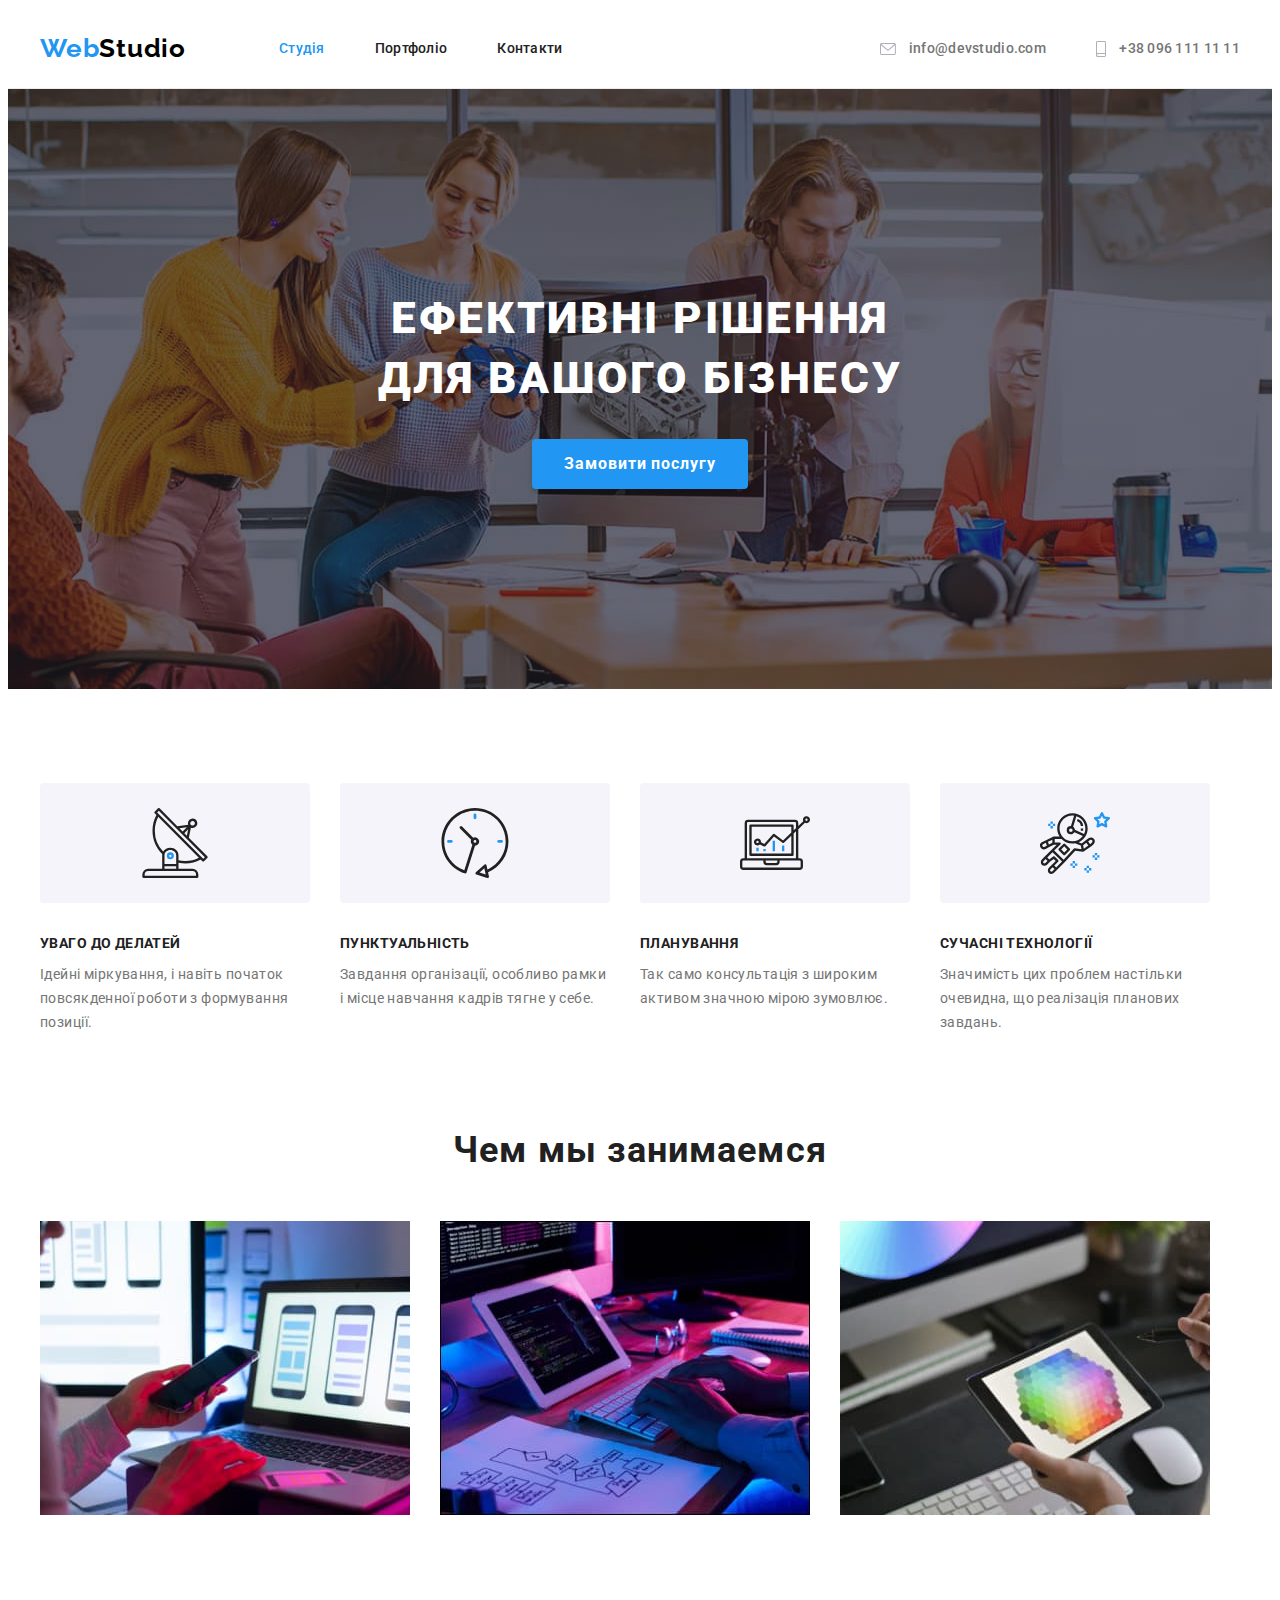
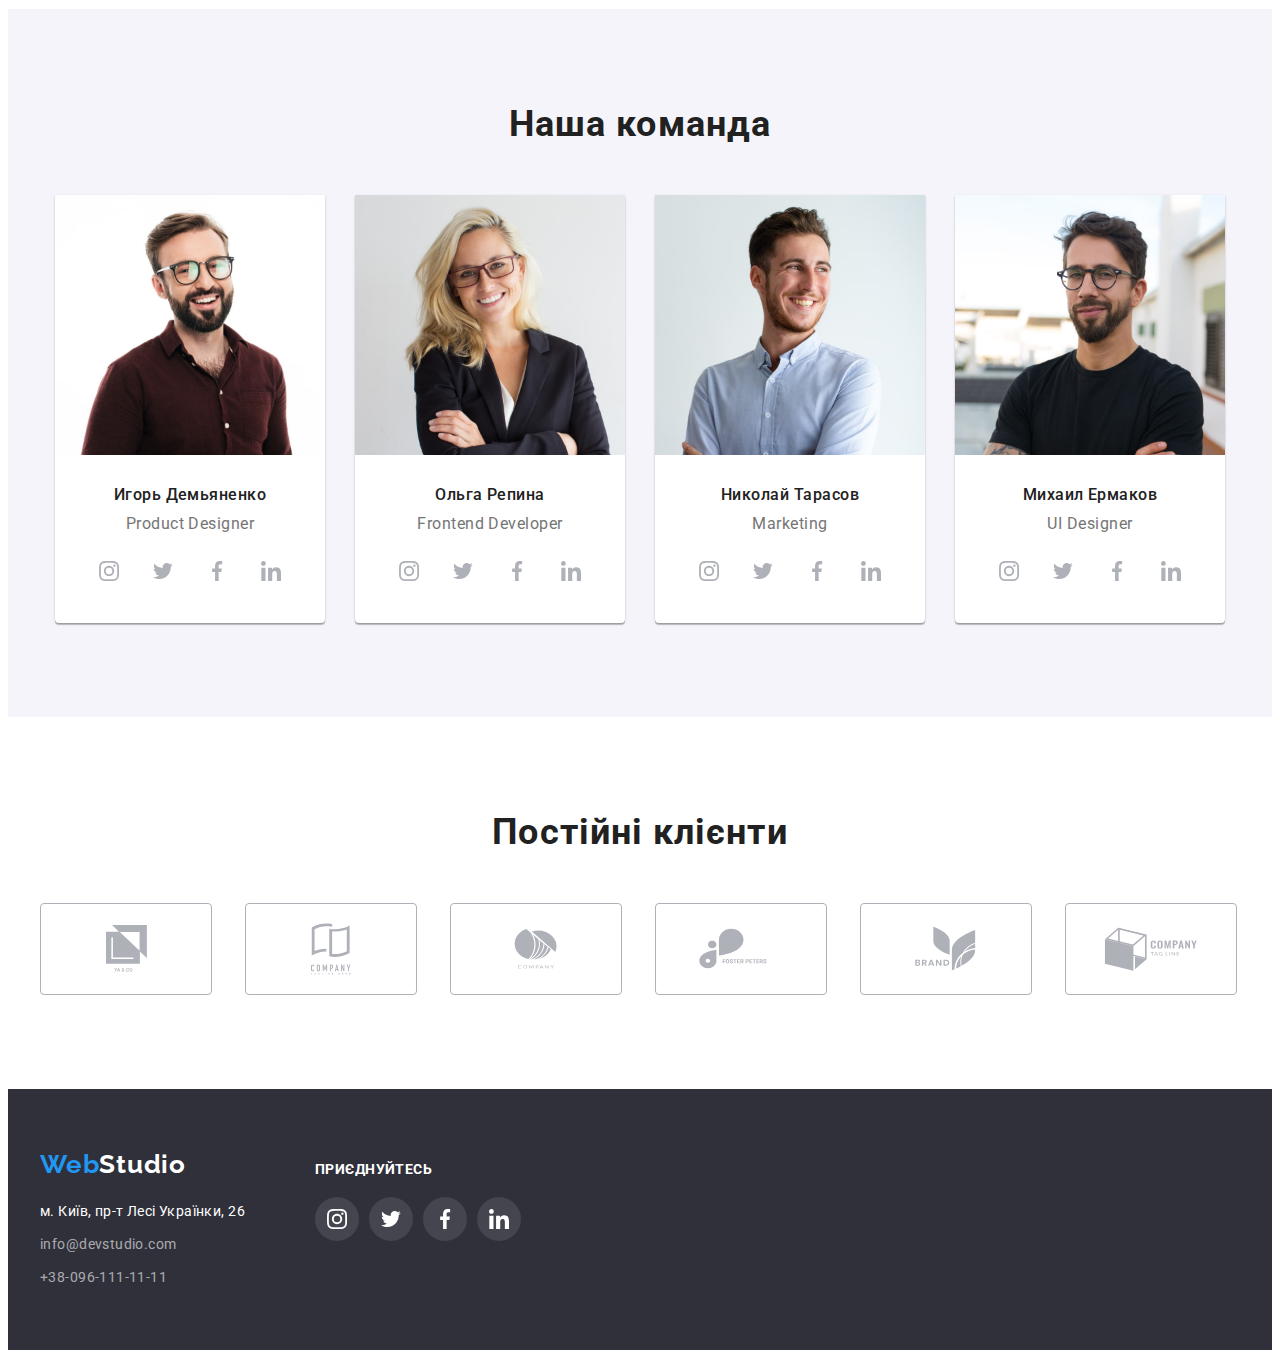
<file: index.html>
<!DOCTYPE html>
<html lang="ru">

<head>
    <meta charset="UTF-8">
    <meta http-equiv="X-UA-Compatible" content="IE=edge">
    <meta name="viewport" content="width=device-width, initial-scale=1.0">
    <link rel="preconnect" href="https://fonts.googleapis.com">
    <link rel="preconnect" href="https://fonts.gstatic.com" crossorigin>
    <link
        href="https://fonts.googleapis.com/css2?family=Raleway:wght@700&family=Roboto:wght@400;500;700;900&display=swap"
        rel="stylesheet">
    <link rel="stylesheet" href="https://cdnjs.cloudflare.com/ajax/libs/modern-normalize/1.1.0/modern-normalize.min.css"
        integrity="sha512-wpPYUAdjBVSE4KJnH1VR1HeZfpl1ub8YT/NKx4PuQ5NmX2tKuGu6U/JRp5y+Y8XG2tV+wKQpNHVUX03MfMFn9Q=="
        crossorigin="anonymous" referrerpolicy="no-referrer" />
    <link rel="stylesheet" href="./css/style.css">
    <title>Студия</title>
</head>

<body>
    <header class="line">
        <div class="container addres-nav">
            <nav class="main-nav">
                <a class="main-logo" href="/">
                    <span class="web-blue">Web</span><span class="logo-black">Studio</span>
                </a>
                <ul class="head-list">
                    <li class="item"><a class="link current" href="index.html">Студія</a></li>
                    <li class="item"><a class="link" href="portfolio.html">Портфоліо</a></li>
                    <li class="item"><a class="link" href="">Контакти</a></li>
                </ul>
            </nav>
            <ul class="head-info">
                <li class="head-item">
                    <a class="info mail" href="mailto:info@devstudio.com">
                        <svg class="icon-mail" width="16" height="12">
                            <use href="./img/symbol-defs.svg#icon-envelope"></use>
                        </svg>
                        info@devstudio.com
                    </a>
                </li>
                <li class="head-item">
                    <a class="info tel" href="tel:+380961111111">
                        <svg class="icon-tel" width="10" height="16">
                            <use href="./img/symbol-defs.svg#icon-smartphone"></use>
                        </svg>
                        +38 096 111 11 11
                    </a>
                </li>
            </ul>
        </div>
    </header>
    <main>
        <section class="hero">

            <div class="container">
                <h1>Ефективні рішення<br> для вашого бізнесу</h1>
                <button class="button" type="button">Замовити послугу</button>
            </div>

        </section>

        <section class="solid">
            <div class="container">
                <h2 class="hide">Наши преимущества</h2>
                <ul class="about">
                    <li class="about-us">
                        <div class="thumb">
                            <svg class="icon-bfn">
                                <use href="./img/symbol-defs.svg#icon-antenna">

                                </use>
                            </svg>
                        </div>
                        <h3 class="benefits">Уваго до делатей</h3>
                        <p class="text">Ідейні міркування, і навіть
                            початок повсякденної роботи з формування позиції.
                        </p>
                    </li>
                    <li class="about-us">
                        <div class="thumb">
                            <svg class="icon-bfn">
                                <use href="./img/symbol-defs.svg#icon-clock">

                                </use>
                            </svg>
                        </div>
                        <h3 class="benefits">Пунктуальність</h3>
                        <p class="text">
                            Завдання організації, особливо рамки і
                            місце навчання кадрів тягне у себе.
                        </p>
                    </li>
                    <li class="about-us">
                        <div class="thumb">
                            <svg class="icon-bfn">
                                <use href="./img/symbol-defs.svg#icon-diagram">

                                </use>
                            </svg>
                        </div>
                        <h3 class="benefits">Планування</h3>
                        <p class="text">Так само консультація з широким
                            активом значною мірою зумовлює.
                        </p>
                    </li>
                    <li class="about-us">
                        <div class="thumb">
                            <svg class="icon-bfn">
                                <use href="./img/symbol-defs.svg#icon-astronaut">

                                </use>
                            </svg>
                        </div>
                        <h3 class="benefits">Сучасні технології</h3>
                        <p class="text">Значимість цих проблем настільки очевидна,
                            що реалізація планових завдань.
                        </p>
                    </li>
                </ul>
            </div>
        </section>


        <section class="affair">
            <div class="container">
                <h2 class="team-head">
                    Чем мы занимаемся
                </h2>
                <div class="corect">
                    <ul class="picture">
                        <li class="photo"><img class="triple-picture" src="./img/box-2-min.jpg" alt="Примеры работ"
                                width="370"></li>
                        <li class="photo"><img class="triple-picture" src="./img/box-1-min.jpg" alt="Примеры работ"
                                width="370"></li>
                        <li class="photo"><img class="triple-picture" src="./img/box-3-min.jpg" alt="Примеры работ"
                                width="370"></li>
                    </ul>
                </div>
            </div>
        </section>


        <section class="our-team">
            <div class="container guy">
                <h2 class="team-head">Наша команда</h2>
                <ul class="team">
                    <li class="info">
                        <img src="./img/first-guy.jpg" alt="Игорь Демьяненко" width="270" class="our-think">
                        <div class="team-between">
                            <h3 class="names">Игорь Демьяненко</h3>
                            <p class="post">Product Designer</p>
                            <div class="just-cont">
                                <ul class="icon-flex-mess">
                                    <li class="icon-team">
                                        <a href="" class="icon-mess">
                                            <svg class="icon-item" width="20" height="20">
                                                <use href="./img/symbol-defs.svg#icon-instagram"></use>
                                            </svg>
                                        </a>
                                    </li>
                                    <li class="icon-team">
                                        <a href="" class="icon-mess">
                                            <svg class="icon-item" width="20" height="20">
                                                <use href="./img/symbol-defs.svg#icon-twitter"></use>
                                            </svg>
                                        </a>
                                    </li>
                                    <li class="icon-team">
                                        <a href="" class="icon-mess">
                                            <svg class="icon-item" width="20" height="20">
                                                <use href="./img/symbol-defs.svg#icon-facebook"></use>
                                            </svg>
                                        </a>
                                    </li>
                                    <li class="icon-team">
                                        <a href="" class="icon-mess">
                                            <svg class="icon-item" width="20" height="20">
                                                <use href="./img/symbol-defs.svg#icon-linkedin"></use>
                                            </svg>
                                        </a>
                                    </li>
                                </ul>
                            </div>
                        </div>
                    </li>
                    <li class="info">
                        <img src="./img/girl.jpg" alt="Ольга Репина" width="270" class="our-think">
                        <div class="team-between">
                            <h3 class="names">Ольга Репина</h3>
                            <p class="post">Frontend Developer</p>
                            <div class="just-cont">
                                <ul class="icon-flex-mess">
                                    <li class="icon-team">
                                        <a href="" class="icon-mess">
                                            <svg class="icon-item" width="20" height="20">
                                                <use href="./img/symbol-defs.svg#icon-instagram"></use>
                                            </svg>
                                        </a>
                                    </li>
                                    <li class="icon-team">
                                        <a href="" class="icon-mess">
                                            <svg class="icon-item" width="20" height="20">
                                                <use href="./img/symbol-defs.svg#icon-twitter"></use>
                                            </svg>
                                        </a>
                                    </li>
                                    <li class="icon-team">
                                        <a href="" class="icon-mess">
                                            <svg class="icon-item" width="20" height="20">
                                                <use href="./img/symbol-defs.svg#icon-facebook"></use>
                                            </svg>
                                        </a>
                                    </li>
                                    <li class="icon-team">
                                        <a href="" class="icon-mess">
                                            <svg class="icon-item" width="20" height="20">
                                                <use href="./img/symbol-defs.svg#icon-linkedin"></use>
                                            </svg>
                                        </a>
                                    </li>
                                </ul>
                            </div>
                    </li>
                    <li class="info">
                        <img src="./img/second-guy.jpg" alt="Николай Тарасов" width="270" class="our-think">
                        <div class="team-between">
                            <h3 class="names">Николай Тарасов</h3>
                            <p class="post">Marketing</p>
                            <div class="just-cont">
                                <ul class="icon-flex-mess">
                                    <li class="icon-team">
                                        <a href="" class="icon-mess">
                                            <svg class="icon-item" width="20" height="20">
                                                <use href="./img/symbol-defs.svg#icon-instagram"></use>
                                            </svg>
                                        </a>
                                    </li>
                                    <li class="icon-team">
                                        <a href="" class="icon-mess">
                                            <svg class="icon-item" width="20" height="20">
                                                <use href="./img/symbol-defs.svg#icon-twitter"></use>
                                            </svg>
                                        </a>
                                    </li>
                                    <li class="icon-team">
                                        <a href="" class="icon-mess">
                                            <svg class="icon-item" width="20" height="20">
                                                <use href="./img/symbol-defs.svg#icon-facebook"></use>
                                            </svg>
                                        </a>
                                    </li>
                                    <li class="icon-team">
                                        <a href="" class="icon-mess">
                                            <svg class="icon-item" width="20" height="20">
                                                <use href="./img/symbol-defs.svg#icon-linkedin"></use>
                                            </svg>
                                        </a>
                                    </li>
                                </ul>
                            </div>
                    </li>
                    <li class="info">
                        <img src="./img/third-guy.jpg" alt="Михаил Ермаков" width="270" class="our-think">
                        <div class="team-between">
                            <h3 class="names">Михаил Ермаков</h3>
                            <p class="post">UI Designer</p>
                            <div class="just-cont">
                                <ul class="icon-flex-mess">
                                    <li class="icon-team">
                                        <a href="" class="icon-mess">
                                            <svg class="icon-item" width="20" height="20">
                                                <use href="./img/symbol-defs.svg#icon-instagram"></use>
                                            </svg>
                                        </a>
                                    </li>
                                    <li class="icon-team">
                                        <a href="" class="icon-mess">
                                            <svg class="icon-item" width="20" height="20">
                                                <use href="./img/symbol-defs.svg#icon-twitter"></use>
                                            </svg>
                                        </a>
                                    </li>
                                    <li class="icon-team">
                                        <a href="" class="icon-mess">
                                            <svg class="icon-item" width="20" height="20">
                                                <use href="./img/symbol-defs.svg#icon-facebook"></use>
                                            </svg>
                                        </a>
                                    </li>
                                    <li class="icon-team">
                                        <a href="" class="icon-mess">
                                            <svg class="icon-item" width="20" height="20">
                                                <use href="./img/symbol-defs.svg#icon-linkedin"></use>
                                            </svg>
                                        </a>
                                    </li>
                                </ul>
                            </div>
                        </div>
        </section>
        <section class="our-clients">
            <div class="container">
                <h2 class="clients">Постійні клієнти</h2>
                <ul class="icon-flex">
                    <li class="icon-area">
                        <a href="" class="icon-link">
                            <svg class="icon-company" width="41" height="47">
                                <use href="./img/symbol-defs.svg#icon-group"></use>
                            </svg>
                        </a>
                    </li>
                    <li class="icon-area">
                        <a href="" class="icon-link">
                            <svg class="icon-company" width="40" height="52">
                                <use href="./img/symbol-defs.svg#icon-tagline"></use>
                            </svg>
                        </a>
                    </li>
                    <li class="icon-area">
                        <a href="" class="icon-link">
                            <svg class="icon-company" width="43" height="41">
                                <use href="./img/symbol-defs.svg#icon-company"></use>
                            </svg>
                        </a>
                    </li>
                    <li class="icon-area">
                        <a href="" class="icon-link">
                            <svg class="icon-company" width="84" height="41">
                                <use href="./img/symbol-defs.svg#icon-foster-peters"></use>
                            </svg>
                        </a>
                    </li>
                    <li class="icon-area">
                        <a href="" class="icon-link">
                            <svg class="icon-company" width="63" height="45">
                                <use href="./img/symbol-defs.svg#icon-brand"></use>
                            </svg>
                        </a>
                    </li>
                    <li class="icon-area">
                        <a href="" class="icon-link">
                            <svg class="icon-company" width="94" height="44">
                                <use href="./img/symbol-defs.svg#icon-tag-line"></use>
                            </svg>
                        </a>
                    </li>
                </ul>
            </div>
        </section>
    </main>
    <footer class="footer">
        <div class="container">
            <div class="footering">
                <div class="footer-corect">
                    <a class="main-logo" href="/">
                        <span class="web-blue">Web</span><span class="logo-white">Studio</span>
                    </a>
                    <address class="foot">
                        <p class="street">м. Київ, пр-т Лесі Українки, 26</p>
                        <ul>
                            <li class="foot-link"><a class="foot-info"
                                    href="mailto:info@devstudio.com">info@devstudio.com</a></li>
                            <li class="foot-link"><a class="foot-info" href="tel:+380961111111">+38-096-111-11-11</a>
                            </li>
                        </ul>
                    </address>
                </div>
                <div class="connect">
                    <h2 class="foot-h">приєднуйтесь</h2>
                    <ul class="icon-list">
                        <li class="icon-foot-between">
                            <a href="" class="icon-foot">
                                <svg class="icon-think" width="20" height="20">
                                    <use href="./img/symbol-defs.svg#icon-instagram"></use>
                                </svg>
                            </a>
                        </li>
                        <li class="icon-foot-between">
                            <a href="" class="icon-foot">
                                <svg class="icon-think" width="20" height="20">
                                    <use href="./img/symbol-defs.svg#icon-twitter"></use>
                                </svg>
                            </a>
                        </li>
                        <li class="icon-foot-between">
                            <a href="" class="icon-foot">
                                <svg class="icon-think" width="20" height="20">
                                    <use href="./img/symbol-defs.svg#icon-facebook"></use>
                                </svg>
                            </a>
                        </li>
                        <li class="icon-foot-between">
                            <a href="" class="icon-foot">
                                <svg class="icon-think" width="20" height="20">
                                    <use href="./img/symbol-defs.svg#icon-linkedin"></use>
                                </svg>
                            </a>
                        </li>
                    </ul>
                </div>
            </div>
        </div>
    </footer>
</body>

</html>
</file>
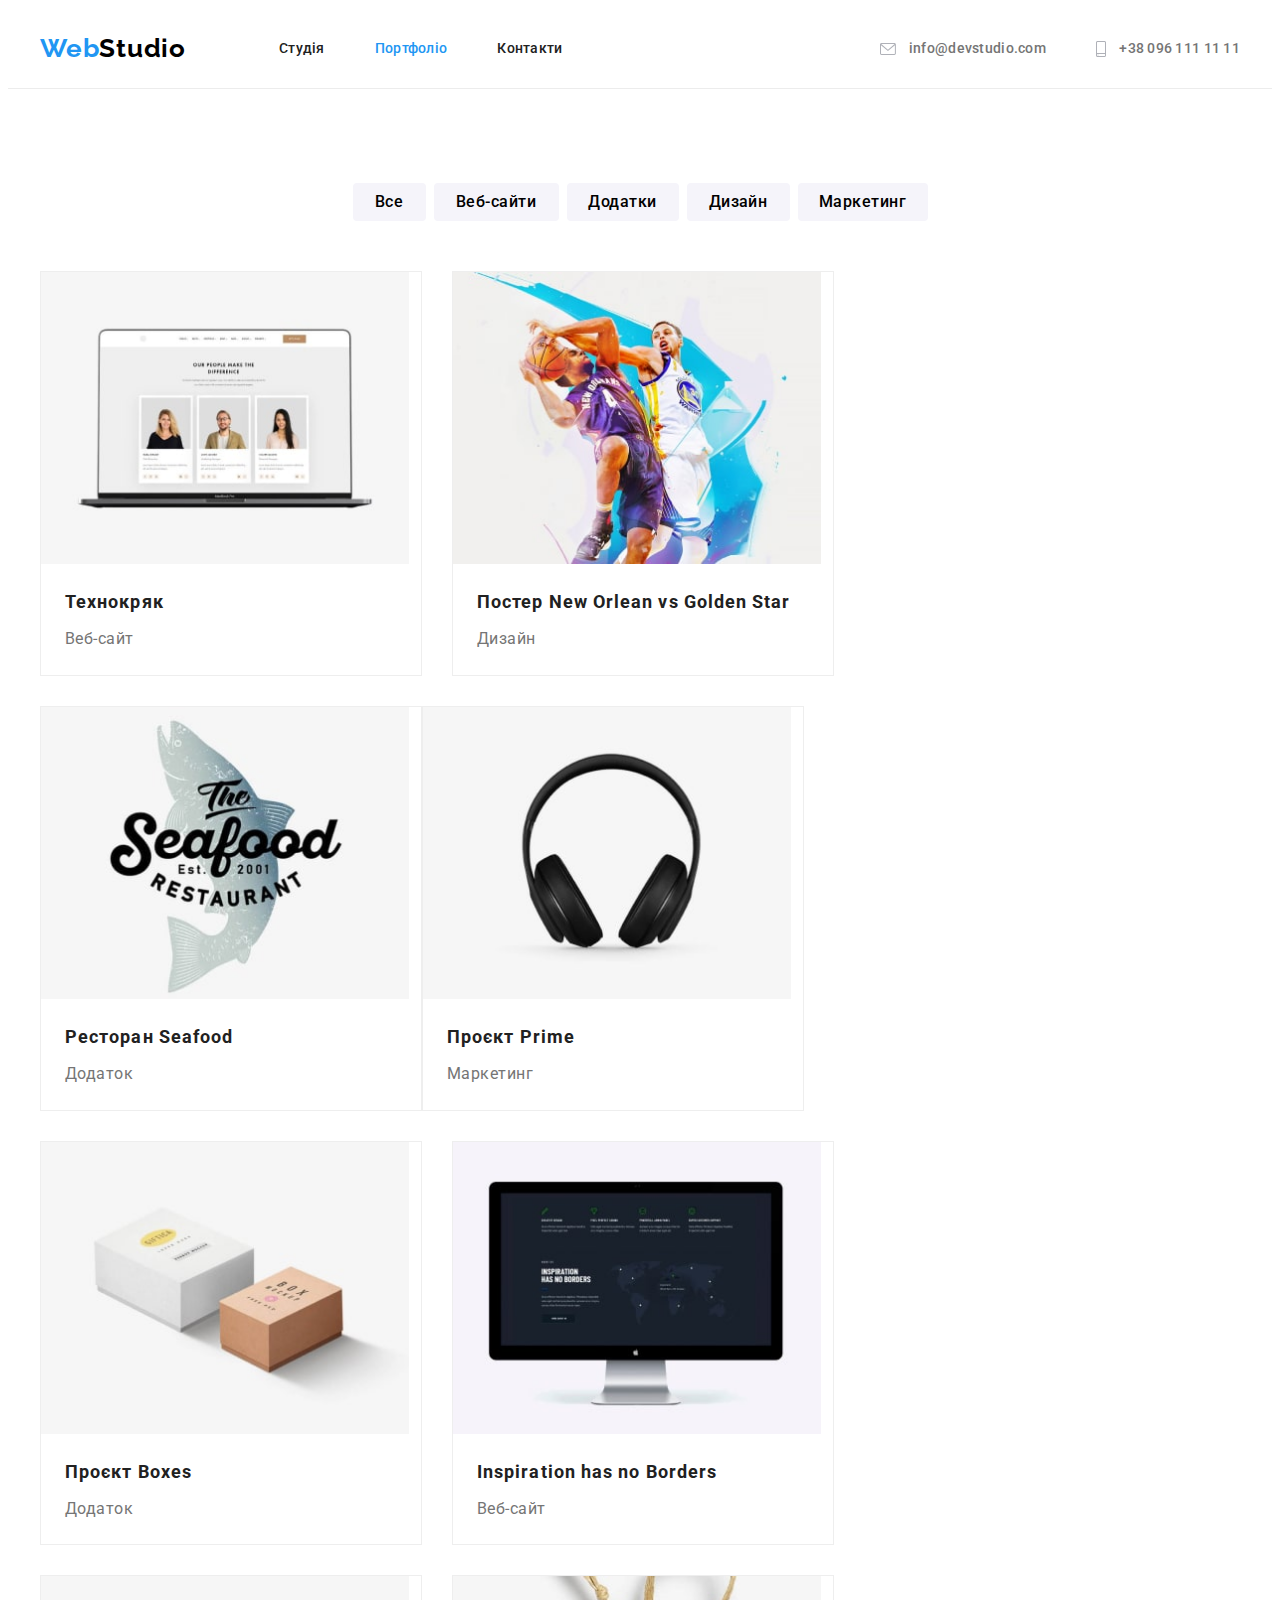
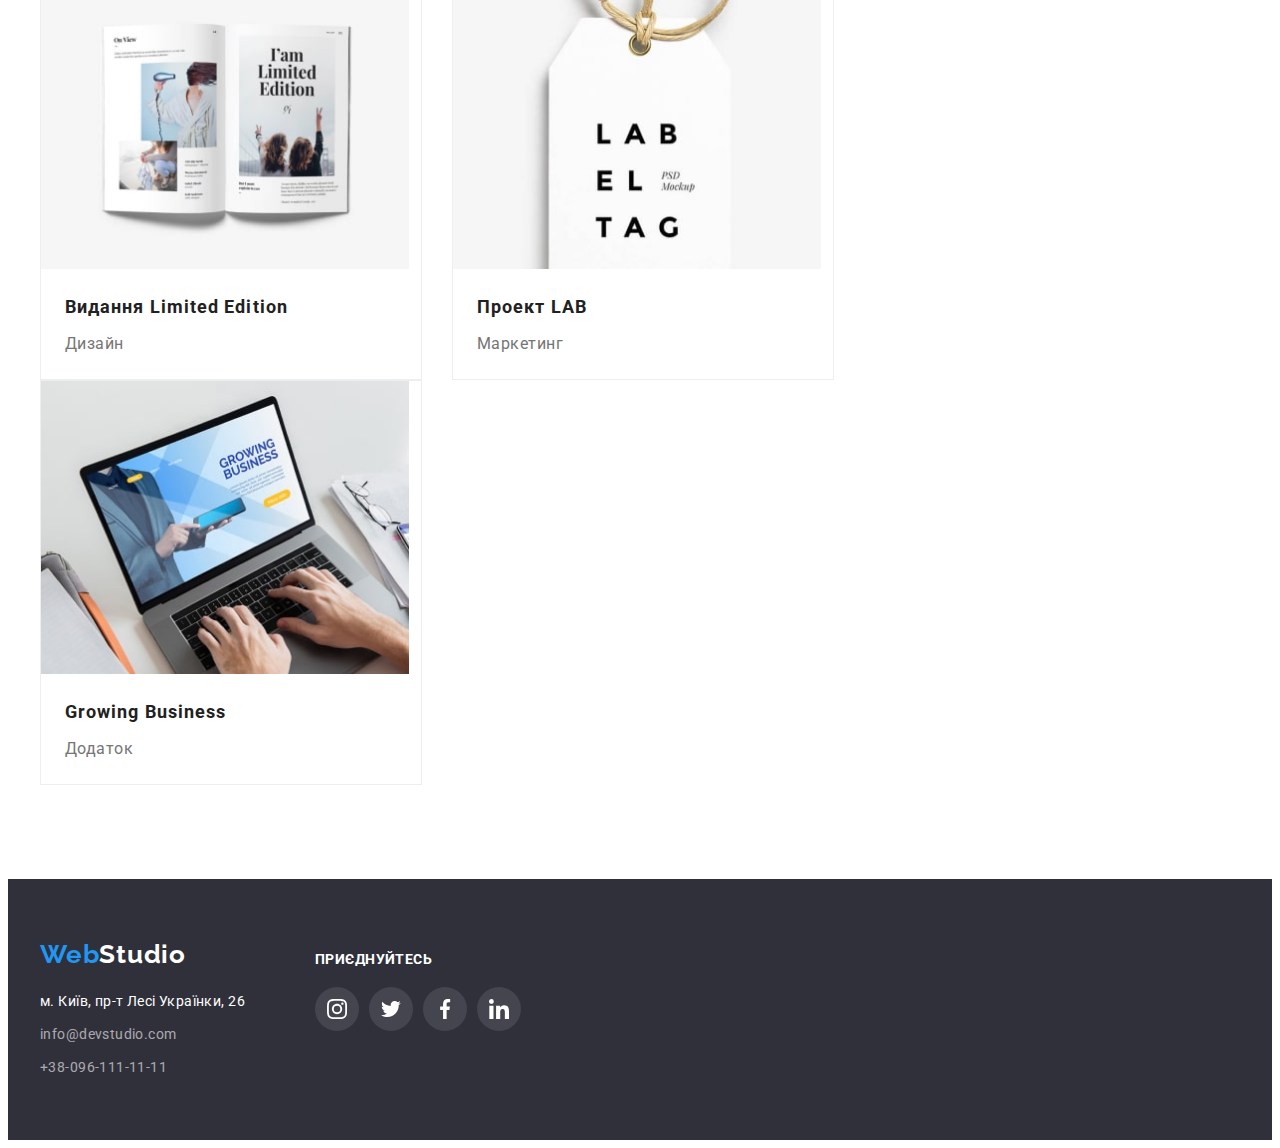
<file: portfolio.html>
<!DOCTYPE html>
<html lang="en">

<head>
    <meta charset="UTF-8">
    <meta http-equiv="X-UA-Compatible" content="IE=edge">
    <meta name="viewport" content="width=device-width, initial-scale=1.0">

    <link rel="preconnect" href="https://fonts.googleapis.com">
    <link rel="preconnect" href="https://fonts.gstatic.com" crossorigin>
    <link
        href="https://fonts.googleapis.com/css2?family=Raleway:wght@700&family=Roboto:wght@400;500;700;900&display=swap"
        rel="stylesheet">

    <link rel="stylesheet" href="https://cdnjs.cloudflare.com/ajax/libs/modern-normalize/1.1.0/modern-normalize.min.css"
        integrity="sha512-wpPYUAdjBVSE4KJnH1VR1HeZfpl1ub8YT/NKx4PuQ5NmX2tKuGu6U/JRp5y+Y8XG2tV+wKQpNHVUX03MfMFn9Q=="
        crossorigin="anonymous" referrerpolicy="no-referrer" />

    <title>Портфолио</title>
    <link rel="stylesheet" href="./css/style.css">
</head>

<body>
    <header class="line">
        <div class="container addres-nav">
            <nav class="main-nav">
                <a class="main-logo" href="/">
                    <span class="web-blue">Web</span><span class="logo-black">Studio</span>
                </a>
                <ul class="head-list">
                    <li class="item"><a class="link" href="index.html">Студія</a></li>
                    <li class="item"><a class="link current" href="portfolio.html">Портфоліо</a></li>
                    <li class="item"><a class="link" href="">Контакти</a></li>
                </ul>
            </nav>
            <ul class="head-info">
                <li class="head-item">
                    <a class="info mail" href="mailto:info@devstudio.com">
                        <svg class="icon-mail" width="16" height="12">
                            <use href="./img/symbol-defs.svg#icon-envelope"></use>
                        </svg>
                        info@devstudio.com
                    </a>
                </li>
                <li class="head-item">
                    <a class="info tel" href="tel:+380961111111">
                        <svg class="icon-tel" width="10" height="16">
                            <use href="./img/symbol-defs.svg#icon-smartphone"></use>
                        </svg>
                        +38 096 111 11 11
                    </a>
                </li>
            </ul>
        </div>
    </header>

    <main>

        <section class="midle">
            <div class="container">
                <ul class="button-port">
                    <li class="btn"><button class="first" type="button"> Все </button></li>
                    <li class="btn"><button class="sec" type="button"> Веб-сайти</button></li>
                    <li class="btn"><button class="thirh" type="button"> Додатки </button></li>
                    <li class="btn"><button class="fourth" type="button"> Дизайн </button></li>
                    <li class="btn"><button class="fifth " type="button"> Mаркетинг</button></li>
                </ul>

                <ul class="pick">
                    <li class="between-photo">
                        <a href="">
                            <img src="./img/port-img-1-min.jpg" width="368" alt="Технокряк" class="img-shadow">
                            <div class="menu-cont">
                                <h2 class="photo-name">Технокряк</h2>
                                <p class="text-name">Веб-сайт</p>
                            </div>
                        </a>
                    </li>
                    <li class="between-photo">
                        <a href="">
                            <img src="./img/port-img-2-min.jpg" width="368" alt="Постер" class="img-shadow">
                            <div class="menu-cont">
                                <h2 class="photo-name">Постер New Orlean vs Golden Star</h2>
                                <p class="text-name">Дизайн</p>
                            </div>
                        </a>
                    </li>
                    <li class="between-photo">
                        <a href="">
                            <img src="./img/port-img-3-min.jpg" width="368" alt="Ресторан сифуд" class="img-shadow">
                            <div class="menu-cont">
                                <h2 class="photo-name">Ресторан Seafood</h2>
                                <p class="text-name">Додаток</p>
                            </div>
                        </a>
                    </li>
                    <li class="between-photo">
                        <a href="">
                            <img src="./img/port-img-4-min.jpg" width="368" alt="Проєкт прайм" class="img-shadow">
                            <div class="menu-cont">
                                <h2 class="photo-name">Проєкт Prime</h2>
                                <p class="text-name">Маркетинг</p>
                            </div>
                        </a>
                    </li>
                    <li class="between-photo">
                        <a href="">
                            <img src="./img/port-img-5-min.jpg" width="368" alt="Проєкт бокс" class="img-shadow">
                            <div class="menu-cont">
                                <h2 class="photo-name">Проєкт Boxes</h2>
                                <p class="text-name">Додаток</p>
                            </div>
                        </a>
                    </li>
                    <li class="between-photo">
                        <a href="">
                            <img src="./img/port-img-6-min.jpg" width="368" alt="Вдохновение не имеет границ"
                                class="img-shadow">
                            <div class="menu-cont">
                                <h2 class="photo-name">Inspiration has no Borders</h2>
                                <p class="text-name">Веб-сайт</p>
                            </div>
                        </a>
                    </li>
                    <li class="between-photo">
                        <a href="">
                            <img src="./img/port-img-7-min.jpg" width="368" alt="Видання лимитед едишн"
                                class="img-shadow">
                            <div class="menu-cont">
                                <h2 class="photo-name">Видання Limited Edition</h2>
                                <p class="text-name">Дизайн</p>
                            </div>
                        </a>
                    </li>
                    <li class="between-photo">
                        <a href="">
                            <img src="./img/port-img-8-min.jpg" width="368" alt="Проект лаб" class="img-shadow">
                            <div class="menu-cont">
                                <h2 class="photo-name">Проект LAB</h2>
                                <p class="text-name">Маркетинг</p>
                            </div>
                        </a>
                    </li>
                    <li class="between-photo">
                        <a href="">
                            <img src="./img/port-img-9-min.jpg" width="368" alt="гроув биз" class="img-shadow">
                            <div class="menu-cont">
                                <h2 class="photo-name">Growing Business</h2>
                                <p class="text-name">Додаток</p>
                            </div>
                        </a>
                    </li>
                </ul>
            </div>
        </section>
    </main>

    <footer class="footer">
        <div class="container">
            <div class="footering">
                <div class="footer-corect">
                    <a class="main-logo" href="/">
                        <span class="web-blue">Web</span><span class="logo-white">Studio</span>
                    </a>
                    <address class="foot">
                        <p class="street">м. Київ, пр-т Лесі Українки, 26</p>
                        <ul>
                            <li class="foot-link"><a class="foot-info"
                                    href="mailto:info@devstudio.com">info@devstudio.com</a></li>
                            <li class="foot-link"><a class="foot-info" href="tel:+380961111111">+38-096-111-11-11</a>
                            </li>
                        </ul>
                    </address>

                </div>
                <div class="connect">
                    <div>
                        <h2 class="foot-h">приєднуйтесь</h2>
                    </div>
                    <ul class="icon-list">
                        <li class="icon-foot-between">
                            <a href="" class="icon-foot">
                                <svg class="icon-think" width="20" height="20">
                                    <use href="./img/symbol-defs.svg#icon-instagram"></use>
                                </svg>
                            </a>
                        </li>
                        <li class="icon-foot-between">
                            <a href="" class="icon-foot">
                                <svg class="icon-think" width="20" height="20">
                                    <use href="./img/symbol-defs.svg#icon-twitter"></use>
                                </svg>
                            </a>
                        </li>
                        <li class="icon-foot-between">
                            <a href="" class="icon-foot">
                                <svg class="icon-think" width="20" height="20">
                                    <use href="./img/symbol-defs.svg#icon-facebook"></use>
                                </svg>
                            </a>
                        </li>
                        <li class="icon-foot-between">
                            <a href="" class="icon-foot">
                                <svg class="icon-think" width="20" height="20">
                                    <use href="./img/symbol-defs.svg#icon-linkedin"></use>
                                </svg>
                            </a>
                        </li>
                    </ul>
                </div>
            </div>
        </div>
    </footer>

</body>

</html>
</file>
<file: css/style.css>
body {
  color: var(--main-color-text);
  font-family: "Roboto", sans-serif;
}
:root {
  --logo-color-black: rgba(0, 0, 0, 1);
  --main-color-black: rgba(33, 33, 33, 1);
  --main-color-blue: rgba(33, 150, 243, 1);
  --main-color-white: rgba(255, 255, 255, 1);
  --main-color-text: rgba(117, 117, 117, 1);
  --hero-color: rgba(47, 48, 58, 1);
  --button-color-port: rgba(245, 244, 250, 1);
  --main-color-icon: rgba(175, 177, 184, 1);
}

ul {
  list-style: none;
  padding: 0;
  margin: 0;
}
h1,
h2,
h3,
h4,
h5,
h6 {
  margin: 0;
}
p {
  margin: 0;
}
.line {
  border-bottom: 1px solid #ececec;
}

.container {
  width: 1200px;
  padding: 0px 15px;
  margin: 0 auto;
}

.addres-nav {
  display: flex;
  align-items: center;
}

.main-nav {
  display: flex;
  align-items: center;
}

.head-list {
  display: flex;
  margin-left: 93px;
}

.main-logo {
  text-decoration: none;
  font-family: "Raleway";
  font-weight: 700;
  font-size: 26px;
  line-height: 1.19;
  letter-spacing: 0.03em;
}
.web-blue {
  color: var(--main-color-blue);
}
.logo-black {
  color: var(--logo-color-black);
}

.head-list .link {
  display: block;

  padding: 30px 0;
  margin: 0;
  text-decoration: none;
  color: var(--main-color-black);
  font-weight: 500;
  font-size: 14px;
  line-height: 1.43;
  letter-spacing: 0.02em;
}
.head-list .link.current {
  color: var(--main-color-blue);
}
.head-list .link:hover,
.head-list .link:focus {
  color: var(--main-color-blue);
}

.head-list .item + .item {
  margin-left: 50px;
}

.head-info .head-item:not(:first-child) {
  margin-left: 50px;
}
.head-info {
  display: flex;
  margin-left: auto;
}
.head-info .mail,
.head-info .tel {
  font-family: "Roboto";
  font-weight: 500;
  font-size: 14px;
  line-height: 1.43;
  letter-spacing: 0.02em;
}
.icon-mail,
.icon-tel {
  vertical-align: middle;
  fill: var(--main-color-icon);
  margin-right: 10px;
}
.info.mail:hover .icon-mail,
.info.mail:focus .icon-mail,
.info.tel:hover .icon-tel,
.info.tel:focus .icon-tel,
.info.mail:hover,
.info.mail:focus,
.info.tel:hover,
.info.tel:focus {
  color: var(--main-color-blue);
  fill: var(--main-color-blue);
}
.head-item:focus .icon-tel,
.head-item:focus .icon-mail {
  fill: var(--main-color-blue);
}

.info {
  /* изза сслыки не наследует цвет из "body" */
  color: var(--main-color-text);
  text-decoration: none;
  background-color: var(--main-color-white);
}
.hero {
  background-image: linear-gradient(
      to right,
      rgba(47, 48, 58, 0.4),
      rgba(47, 48, 58, 0.4)
    ),
    url(../img/team.jpg);
  max-width: 1600px;
  max-height: 600px;
  margin-left: auto;
  margin-right: auto;
  background-size: cover;
  background-position: center;
  background-color: var(--hero-color);
  padding: 200px 0;
}
.hero h1 {
  color: var(--main-color-white);
  font-weight: 900;
  font-size: 44px;
  line-height: 1.36;
  /* or 136% */
  text-align: center;
  letter-spacing: 0.06em;
  text-transform: uppercase;
}
.hero .button {
  border-color: transparent;
  display: block;
  padding: 0;
  margin-right: auto;
  margin-left: auto;
  margin-top: 30px;

  color: var(--main-color-white);
  background-color: var(--main-color-blue);

  box-shadow: 0px 4px 4px rgba(0, 0, 0, 0.15);
  border-radius: 4px;
  height: 50px;
  width: 216px;
  font-family: inherit;
  font-weight: 700;
  font-size: 16px;
  line-height: 1.88;
  /* identical to box height, or 188% */
  text-align: center;
  letter-spacing: 0.06em;
}
.button:focus {
  color: var(--main-color-white);
  background-color: var(--main-color-text);
}
.button:hover {
  cursor: pointer;
}

.hide {
  display: none;
}

.about {
  display: flex;
}

.about .about-us + .about-us {
  margin-left: 30px;
}
.about-us {
  max-width: 270px;
}
.thumb {
  background: #f5f4fa;
  border-radius: 4px;

  height: 120px;
  margin-bottom: 30px;
  display: flex;
  align-items: center;
  justify-content: center;
}

.icon-bfn {
  width: 70px;
  height: 70px;
}

.solid {
  padding-top: 94px;
}
.benefits {
  color: var(--main-color-black);
  font-weight: 700;
  font-size: 14px;
  line-height: 1.43;
  letter-spacing: 0.03em;
  text-transform: uppercase;
}
.text {
  margin-top: 10px;
  font-size: 14px;
  line-height: 1.71;
  letter-spacing: 0.03em;
}

.affair {
  padding-top: 94px;
  padding-bottom: 94px;
}

.corect {
  margin-top: 50px;
}

.picture {
  display: flex;
}
.picture .photo + .photo {
  margin-left: 30px;
}

.triple-picture {
  display: block;
}

.our-team {
  background-color: var(--button-color-port);
  padding: 94px 0;
}

.team-head {
  color: var(--main-color-black);
  font-weight: 700;
  font-size: 36px;
  line-height: 1.17;
  text-align: center;
  letter-spacing: 0.03em;
}
.team {
  display: flex;
  margin-top: 50px;
  justify-content: center;
}
.team .info + .info {
  margin-left: 30px;
}

.our-think {
  display: block;
}

.our-team .names {
  color: var(--main-color-black);
  font-weight: 500;
  font-size: 16px;
  line-height: 1.19;
  text-align: center;
  /* identical to box height */
  letter-spacing: 0.03em;
}
.our-team .post {
  font-size: 16px;
  line-height: 1.19;
  text-align: center;
  /* identical to box height */
  letter-spacing: 0.03em;
}

.our-team .info {
  box-shadow: 0px 1px 3px rgba(0, 0, 0, 0.12), 0px 1px 1px rgba(0, 0, 0, 0.14),
    0px 2px 1px rgba(0, 0, 0, 0.2);

  border-radius: 0px 0px 4px 4px;
}

.names {
  margin-bottom: 10px;
}

.team-between {
  padding: 30px 0;
}
.icon-flex-mess {
  margin-top: 16px;
  display: flex;
}
.just-cont {
  width: 206px;
  margin-left: auto;
  margin-right: auto;
}
.icon-team {
  display: flex;
  align-items: center;
  justify-content: center;
}
.icon-flex-mess .icon-team + .icon-team {
  margin-left: 10px;
}
.icon-mess {
  display: flex;
  align-items: center;
  justify-content: center;
  width: 44px;
  height: 44px;
  border-radius: 50%;
}

.icon-mess:hover .icon-item,
.icon-mess:focus .icon-item,
.icon-mess:hover,
.icon-mess:focus {
  fill: var(--main-color-white);
  background-color: var(--main-color-blue);
}

.icon-item {
  fill: var(--main-color-icon);
}

.midle {
  padding-top: 94px;
  padding-bottom: 94px;
}

.our-clients {
  padding: 94px 0;
}

.clients {
  margin-bottom: 50px;

  color: var(--main-color-black);
  font-weight: 700;
  font-size: 36px;
  line-height: 42px;
  text-align: center;
  letter-spacing: 0.03em;
}

.icon-flex {
  display: flex;
}

.icon-flex .icon-area + .icon-area {
  margin-left: 30px;
}

.icon-area {
  display: flex;
  width: calc((100% - 150px) / 6);
  height: 92px;
}
.icon-company {
  fill: var(--main-color-icon);
}

.icon-link:hover .icon-company,
.icon-link:focus .icon-company {
  fill: var(--main-color-blue);
}
.icon-link:hover,
.icon-link:focus {
  border: 1px solid var(--main-color-blue);
}

.icon-link {
  border: 1px solid #afb1b8;
  border-radius: 4px;
  width: 170px;
  display: flex;
  align-items: center;
  justify-content: center;
}

.button-port {
  display: flex;
  justify-content: center;
}
.button-port .btn:not(:first-child) {
  margin-left: 8px;
}

.button-port button {
  background-color: var(--button-color-port);
  border-radius: 4px;
  border: 0;
  height: 38px;
  font-family: inherit;
  font-weight: 500;
  font-size: 16px;
  line-height: 1.62;
  text-align: center;
  letter-spacing: 0.03em;
}
.button-port button:hover,
.button-port button:focus {
  background-color: var(--main-color-blue);
  color: var(--main-color-white);
  box-shadow: 0px 3px 1px rgba(0, 0, 0, 0.1), 0px 1px 2px rgba(0, 0, 0, 0.08),
    0px 2px 2px rgba(0, 0, 0, 0.12);
  border-radius: 4px;
  cursor: pointer;
}
.first {
  width: 73px;
}
.sec {
  width: 125px;
}
.thirh {
  width: 112px;
}
.fourth {
  width: 103px;
}
.fifth {
  width: 130px;
}

.pick {
  display: flex;
  flex-wrap: wrap;
  margin-top: 50px;
}

.pick .between-photo {
  width: calc((100% - 60px) / 3);
  margin-right: 30px;
  margin-bottom: 30px;
  border: 1px solid #eeeeee;
}

.pick .between-photo:nth-child(3n) {
  margin-right: 0px;
}

.pick .between-photo:nth-last-child(-n + 3) {
  margin-bottom: 0px;
}

.menu-cont {
  padding: 20px 24px;
}

.pick a {
  text-decoration: none;
}
.pick .photo-name {
  color: var(--main-color-black);
  font-weight: 700;
  font-size: 18px;
  line-height: 2;
  letter-spacing: 0.06em;
}
.pick .text-name {
  padding-top: 4px;

  color: var(--main-color-text);

  font-size: 16px;
  line-height: 1.9;
  letter-spacing: 0.03em;
}

.img-shadow {
  display: block;
}

.between-photo:hover,
.between-photo:focus {
  box-shadow: 0px 1px 3px rgba(0, 0, 0, 0.12), 0px 1px 1px rgba(0, 0, 0, 0.14),
    0px 2px 1px rgba(0, 0, 0, 0.2);
}

.footer-port {
  margin-top: 94px;
}

.footer {
  background-color: var(--hero-color);
  padding: 60px 0;
}

.logo-white {
  color: var(--main-color-white);
}
.footer-link {
  text-decoration: none;
}
.foot {
  font-style: normal;
  margin-right: 70px;
}
.street {
  margin-top: 20px;
  color: var(--main-color-white);
  font-size: 14px;
  line-height: 1.71;
  letter-spacing: 0.03em;
}

.foot-link {
  margin-top: 9px;
}

.foot-info {
  text-decoration: none;
  color: rgba(255, 255, 255, 0.6);
  font-size: 14px;
  line-height: 1.71;
  letter-spacing: 0.03em;
}
.foot-info:focus,
.foot-info:hover {
  color: var(--main-color-blue);
}

.footering {
  display: flex;
}

.connect {
  display: flex;
  flex-direction: column;
  padding-top: 12px;
  padding-bottom: 40px;
}

.foot-h {
  font-weight: 700;
  font-size: 14px;
  line-height: 16px;
  letter-spacing: 0.03em;
  text-transform: uppercase;
  color: var(--main-color-white);
}
.icon-list {
  margin-top: 20px;
  display: flex;
}
.icon-list .icon-foot-between + .icon-foot-between {
  margin-left: 10px;
}
.icon-foot {
  display: flex;
  align-items: center;
  justify-content: center;
  width: 44px;
  height: 44px;
  border-radius: 50%;
  background-color: rgb(69, 69, 79);
}

.icon-foot:hover .icon-think,
.icon-foot:focus .icon-think,
.icon-foot:hover,
.icon-foot:focus {
  background-color: var(--main-color-blue);
}

.icon-think {
  fill: var(--main-color-white);
}
</file>
